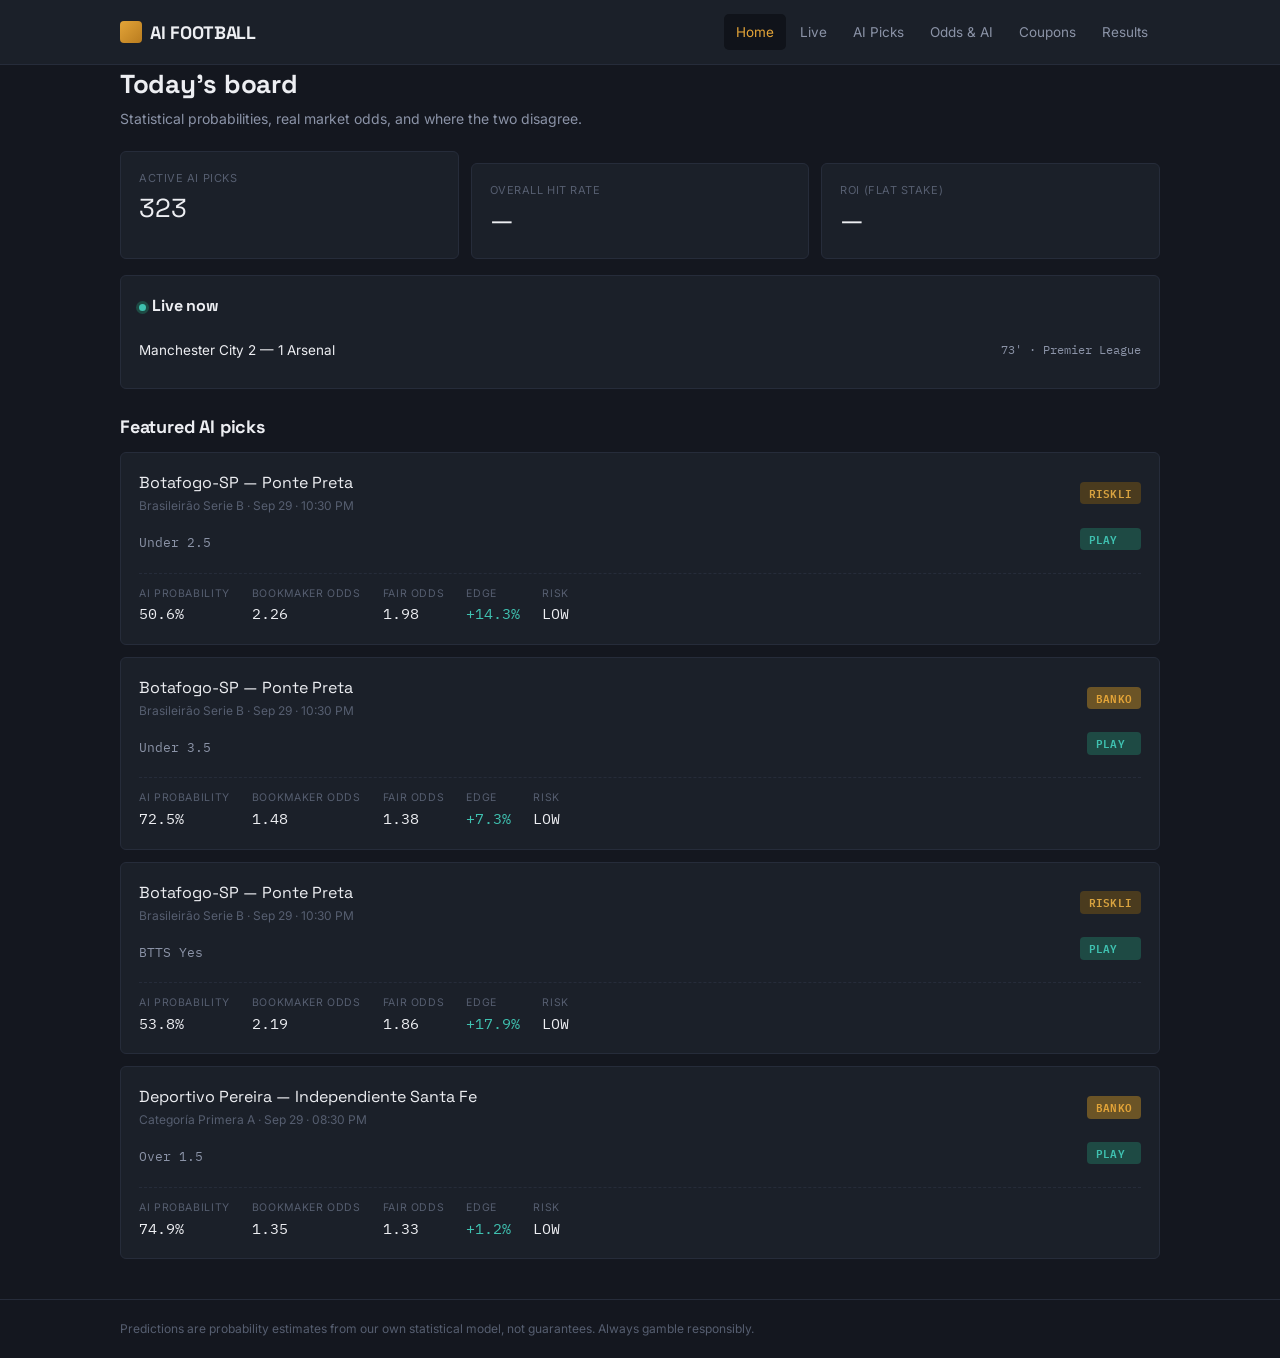
<file: docs/index.html>
<!doctype html>
<html lang="en">
<head>
<meta charset="utf-8">
<meta name="viewport" content="width=device-width, initial-scale=1">
<title>AI Football — Home</title>
<link rel="preconnect" href="https://fonts.googleapis.com">
<link href="https://fonts.googleapis.com/css2?family=Space+Grotesk:wght@500;700&family=Inter:wght@400;500;600&family=IBM+Plex+Mono:wght@500;600&display=swap" rel="stylesheet">
<link rel="stylesheet" href="css/style.css">
</head>
<body>
<div class="topbar"><div class="topbar-inner">
  <a class="brand" href="index.html"><span class="brand-mark"></span>AI FOOTBALL</a>
  <nav class="mainnav">
    <a href="index.html" class="active">Home</a>
    <a href="live.html">Live</a>
    <a href="ai-picks.html">AI Picks</a>
    <a href="odds-ai.html">Odds &amp; AI</a>
    <a href="coupons.html">Coupons</a>
    <a href="results.html">Results</a>
  </nav>
</div></div>

<main class="wrap">
  <div class="page-head">
    <h1>Today's board</h1>
    <p>Statistical probabilities, real market odds, and where the two disagree.</p>
  </div>

  <div class="grid grid-3" id="stat-strip"></div>

  <div class="card" style="margin-top:16px;">
    <div class="page-head" style="margin-bottom:12px;">
      <h1 style="font-size:16px;"><span class="status-dot"></span>Live now</h1>
    </div>
    <div id="live-list"></div>
  </div>

  <div style="margin-top:24px;">
    <div class="page-head" style="margin-bottom:12px;">
      <h1 style="font-size:18px;">Featured AI picks</h1>
    </div>
    <div id="picks-list"></div>
  </div>
</main>

<footer><div class="wrap">Predictions are probability estimates from our own statistical model, not guarantees. Always gamble responsibly.</div></footer>

<script src="js/app.js"></script>
<script>
(async function(){
  const [latest, live, results, system] = await Promise.all([
    loadJSON("data/latest.json"), loadJSON("data/live.json"),
    loadJSON("data/results.json"), loadJSON("data/system.json"),
  ]);

  const strip = document.getElementById("stat-strip");
  const report = results?.report || {};
  const picks = latest?.picks || [];
  const playCount = picks.filter(p => p.decision === "PLAY").length;
  strip.innerHTML = `
    <div class="card stat"><div class="label">Active AI Picks</div><div class="value">${playCount}</div></div>
    <div class="card stat"><div class="label">Overall Hit Rate</div><div class="value">${report.hit_rate != null ? fmtPct(report.hit_rate) : "—"}</div></div>
    <div class="card stat"><div class="label">ROI (flat stake)</div><div class="value">${report.roi != null ? fmtEdge(report.roi) : "—"}</div></div>
  `;

  const liveList = document.getElementById("live-list");
  const liveMatches = live?.live || [];
  liveList.innerHTML = liveMatches.length ? liveMatches.map(m => `
    <div class="ticket-leg">
      <div class="leg-match">${m.home_team} ${m.home_score} — ${m.away_score} ${m.away_team}</div>
      <div class="leg-market">${m.minute}' · ${m.league}</div>
    </div>`).join("") : `<div class="empty">No live matches right now.</div>`;

  const picksList = document.getElementById("picks-list");
  const featured = picks.filter(p => p.decision === "PLAY").slice(0, 4);
  picksList.innerHTML = featured.length ? featured.map(pickCardHTML).join("") : `<div class="empty">No qualifying picks yet — check back after the next pipeline run.</div>`;
})();
</script>
</body>
</html>
</file>
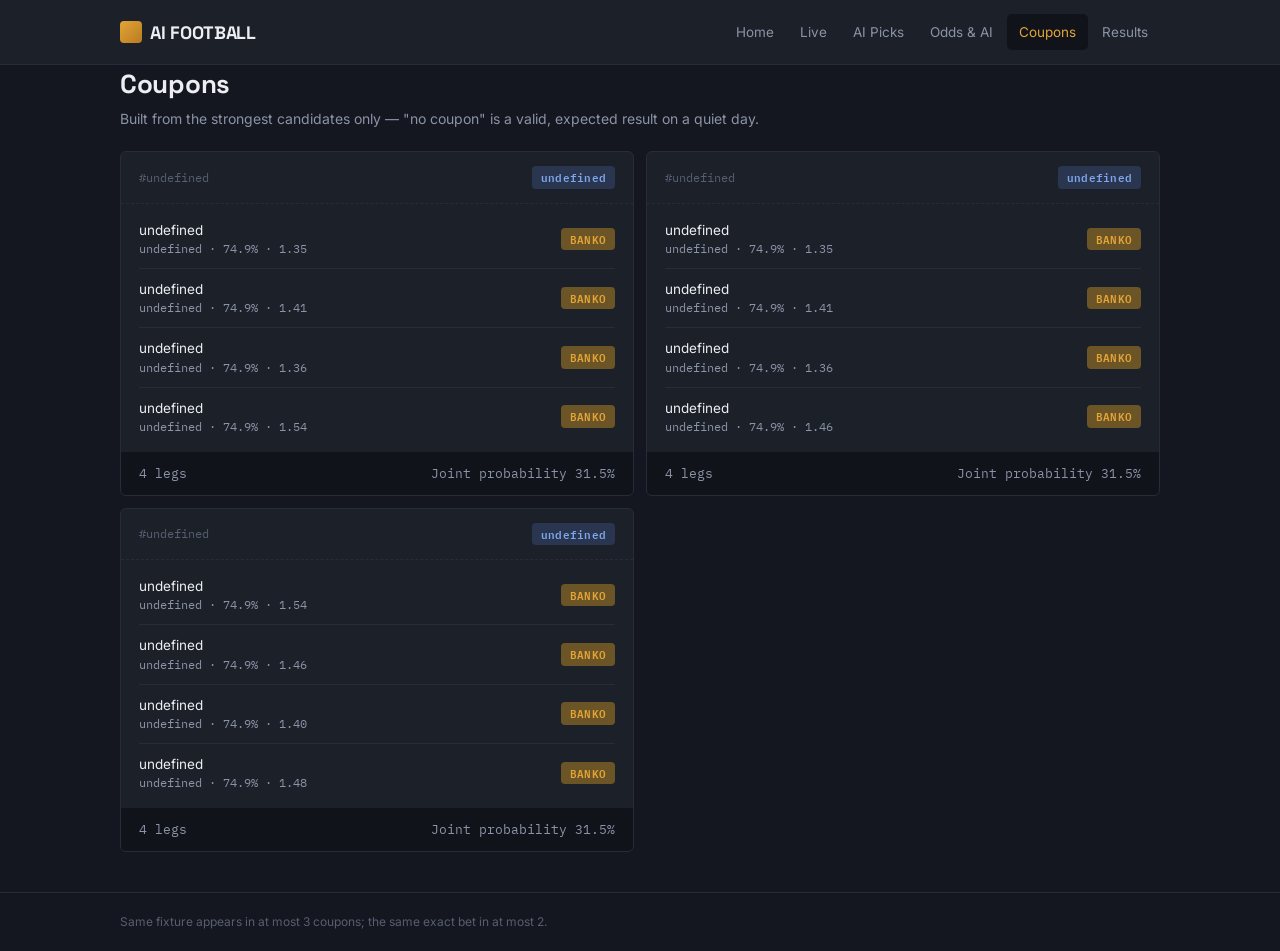
<file: docs/coupons.html>
<!doctype html>
<html lang="en">
<head>
<meta charset="utf-8"><meta name="viewport" content="width=device-width, initial-scale=1">
<title>AI Football — Coupons</title>
<link rel="preconnect" href="https://fonts.googleapis.com">
<link href="https://fonts.googleapis.com/css2?family=Space+Grotesk:wght@500;700&family=Inter:wght@400;500;600&family=IBM+Plex+Mono:wght@500;600&display=swap" rel="stylesheet">
<link rel="stylesheet" href="css/style.css">
</head>
<body>
<div class="topbar"><div class="topbar-inner">
  <a class="brand" href="index.html"><span class="brand-mark"></span>AI FOOTBALL</a>
  <nav class="mainnav">
    <a href="index.html">Home</a>
    <a href="live.html">Live</a>
    <a href="ai-picks.html">AI Picks</a>
    <a href="odds-ai.html">Odds &amp; AI</a>
    <a href="coupons.html" class="active">Coupons</a>
    <a href="results.html">Results</a>
  </nav>
</div></div>

<main class="wrap">
  <div class="page-head"><h1>Coupons</h1><p>Built from the strongest candidates only — "no coupon" is a valid, expected result on a quiet day.</p></div>
  <div class="grid grid-2" id="coupon-list"></div>
</main>
<footer><div class="wrap">Same fixture appears in at most 3 coupons; the same exact bet in at most 2.</div></footer>
<script src="js/app.js"></script>
<script>
(async function(){
  const data = await loadJSON("data/coupons.json");
  const coupons = data?.coupons || [];
  const list = document.getElementById("coupon-list");
  if (!coupons.length){ list.innerHTML = `<div class="empty" style="grid-column:1/-1;">NO COUPON — no qualifying candidates right now.</div>`; return; }

  list.innerHTML = coupons.map(c => `
    <div class="ticket">
      <div class="ticket-head">
        <span class="ticket-id">#${c.coupon_id}</span>
        <span class="badge ${c.status === 'WON' ? 'badge-PLAY' : c.status === 'LOST' ? 'badge-NOBET' : 'badge-STANDARD'}">${c.status}</span>
      </div>
      <div class="ticket-legs">
        ${c.legs.map(l => `
          <div class="ticket-leg">
            <div>
              <div class="leg-match">${l.match}</div>
              <div class="leg-market">${l.label} · ${fmtPct(l.probability)} · ${fmtOdds(l.odds)}</div>
            </div>
            <span class="${classBadgeClass(l.classification)}">${l.classification}</span>
          </div>`).join("")}
      </div>
      <div class="ticket-foot">
        <span>${c.legs.length} legs</span>
        <span>Joint probability ${fmtPct(c.joint_probability)}</span>
      </div>
    </div>`).join("");
})();
</script>
</body>
</html>
</file>
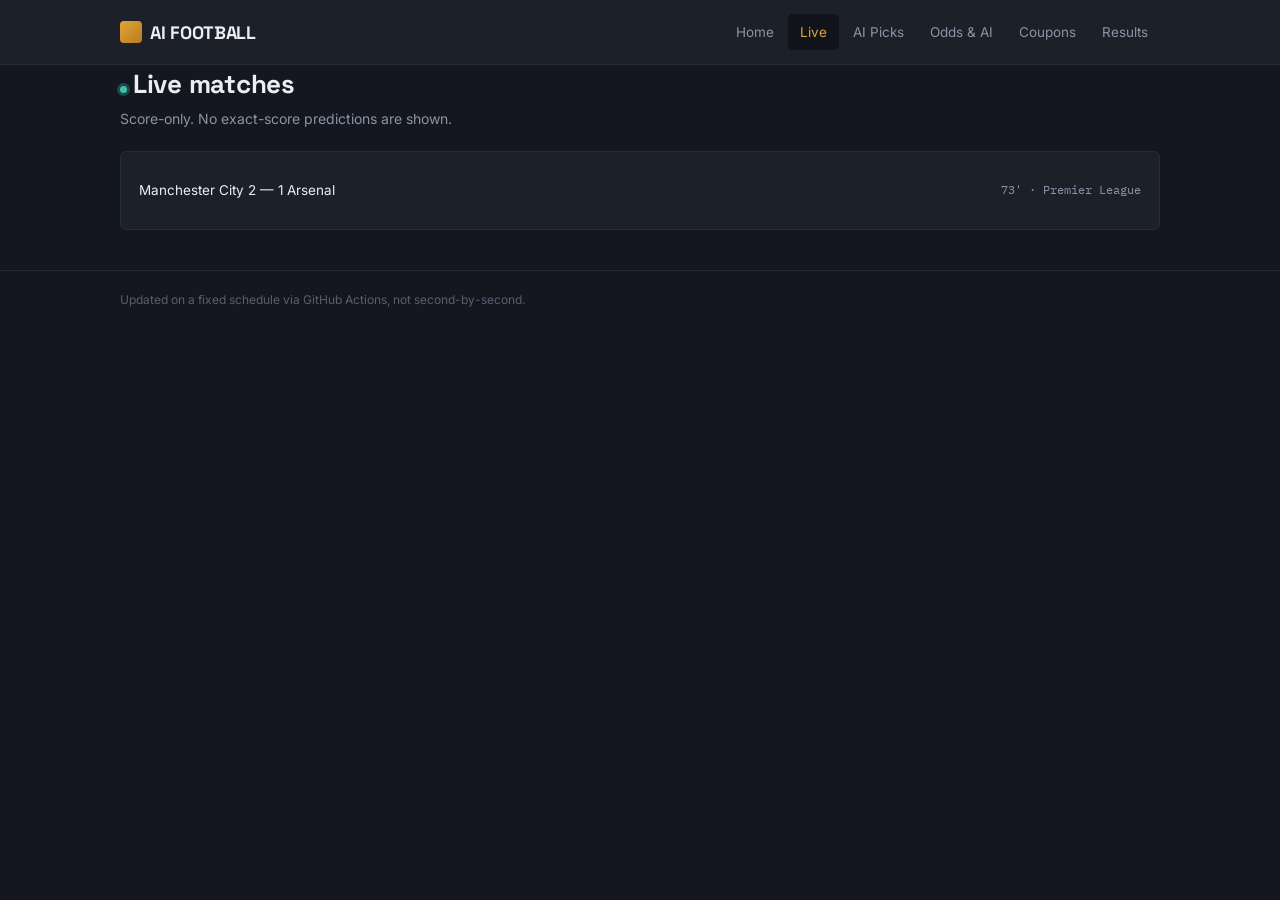
<file: docs/live.html>
<!doctype html>
<html lang="en">
<head>
<meta charset="utf-8"><meta name="viewport" content="width=device-width, initial-scale=1">
<title>AI Football — Live</title>
<link rel="preconnect" href="https://fonts.googleapis.com">
<link href="https://fonts.googleapis.com/css2?family=Space+Grotesk:wght@500;700&family=Inter:wght@400;500;600&family=IBM+Plex+Mono:wght@500;600&display=swap" rel="stylesheet">
<link rel="stylesheet" href="css/style.css">
</head>
<body>
<div class="topbar"><div class="topbar-inner">
  <a class="brand" href="index.html"><span class="brand-mark"></span>AI FOOTBALL</a>
  <nav class="mainnav">
    <a href="index.html">Home</a>
    <a href="live.html" class="active">Live</a>
    <a href="ai-picks.html">AI Picks</a>
    <a href="odds-ai.html">Odds &amp; AI</a>
    <a href="coupons.html">Coupons</a>
    <a href="results.html">Results</a>
  </nav>
</div></div>

<main class="wrap">
  <div class="page-head"><h1><span class="status-dot"></span>Live matches</h1><p>Score-only. No exact-score predictions are shown.</p></div>
  <div class="card" id="live-card"></div>
</main>
<footer><div class="wrap">Updated on a fixed schedule via GitHub Actions, not second-by-second.</div></footer>
<script src="js/app.js"></script>
<script>
(async function(){
  const live = await loadJSON("data/live.json");
  const matches = live?.live || [];
  const card = document.getElementById("live-card");
  card.innerHTML = matches.length ? matches.map(m => `
    <div class="ticket-leg">
      <div class="leg-match">${m.home_team} ${m.home_score} — ${m.away_score} ${m.away_team}</div>
      <div class="leg-market">${m.minute}' · ${m.league}</div>
    </div>`).join("") : `<div class="empty">No live matches right now.</div>`;
})();
</script>
</body>
</html>
</file>
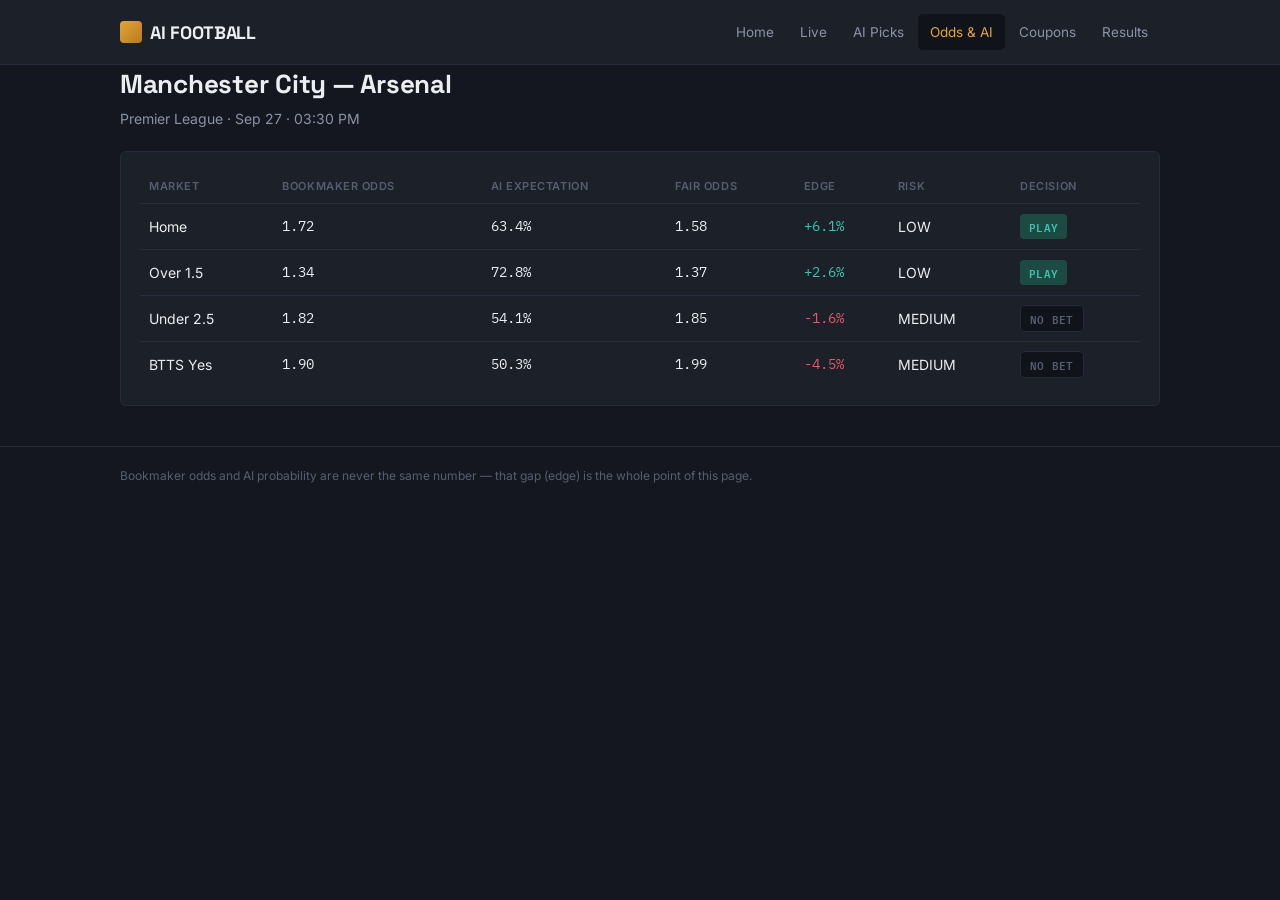
<file: docs/odds-ai.html>
<!doctype html>
<html lang="en">
<head>
<meta charset="utf-8"><meta name="viewport" content="width=device-width, initial-scale=1">
<title>AI Football — Odds &amp; AI</title>
<link rel="preconnect" href="https://fonts.googleapis.com">
<link href="https://fonts.googleapis.com/css2?family=Space+Grotesk:wght@500;700&family=Inter:wght@400;500;600&family=IBM+Plex+Mono:wght@500;600&display=swap" rel="stylesheet">
<link rel="stylesheet" href="css/style.css">
</head>
<body>
<div class="topbar"><div class="topbar-inner">
  <a class="brand" href="index.html"><span class="brand-mark"></span>AI FOOTBALL</a>
  <nav class="mainnav">
    <a href="index.html">Home</a>
    <a href="live.html">Live</a>
    <a href="ai-picks.html">AI Picks</a>
    <a href="odds-ai.html" class="active">Odds &amp; AI</a>
    <a href="coupons.html">Coupons</a>
    <a href="results.html">Results</a>
  </nav>
</div></div>

<main class="wrap">
  <div class="page-head" id="fixture-head"></div>

  <div class="card">
    <table class="odds-table">
      <thead><tr>
        <th>Market</th><th>Bookmaker Odds</th><th>AI Expectation</th><th>Fair Odds</th><th>Edge</th><th>Risk</th><th>Decision</th>
      </tr></thead>
      <tbody id="odds-body"></tbody>
    </table>
  </div>
</main>
<footer><div class="wrap">Bookmaker odds and AI probability are never the same number — that gap (edge) is the whole point of this page.</div></footer>
<script src="js/app.js"></script>
<script>
(async function(){
  const data = await loadJSON("data/odds_comparison.json");
  if (!data) return;
  const fx = data.fixture;
  document.getElementById("fixture-head").innerHTML = `
    <h1>${fx.home_team} — ${fx.away_team}</h1>
    <p>${fx.league} · ${fmtKickoff(fx.kickoff_utc)}</p>`;

  document.getElementById("odds-body").innerHTML = data.rows.map(r => `
    <tr>
      <td>${r.label}</td>
      <td class="num">${fmtOdds(r.bookmaker_odds)}</td>
      <td class="num">${fmtPct(r.model_probability)}</td>
      <td class="num">${fmtOdds(r.fair_odds)}</td>
      <td class="num ${r.edge > 0 ? '' : ''}"><span class="value ${r.edge>0?'pos':'neg'}">${fmtEdge(r.edge)}</span></td>
      <td>${r.risk_level}</td>
      <td><span class="${decisionBadgeClass(r.decision)}">${r.decision}</span></td>
    </tr>`).join("");
})();
</script>
</body>
</html>
</file>
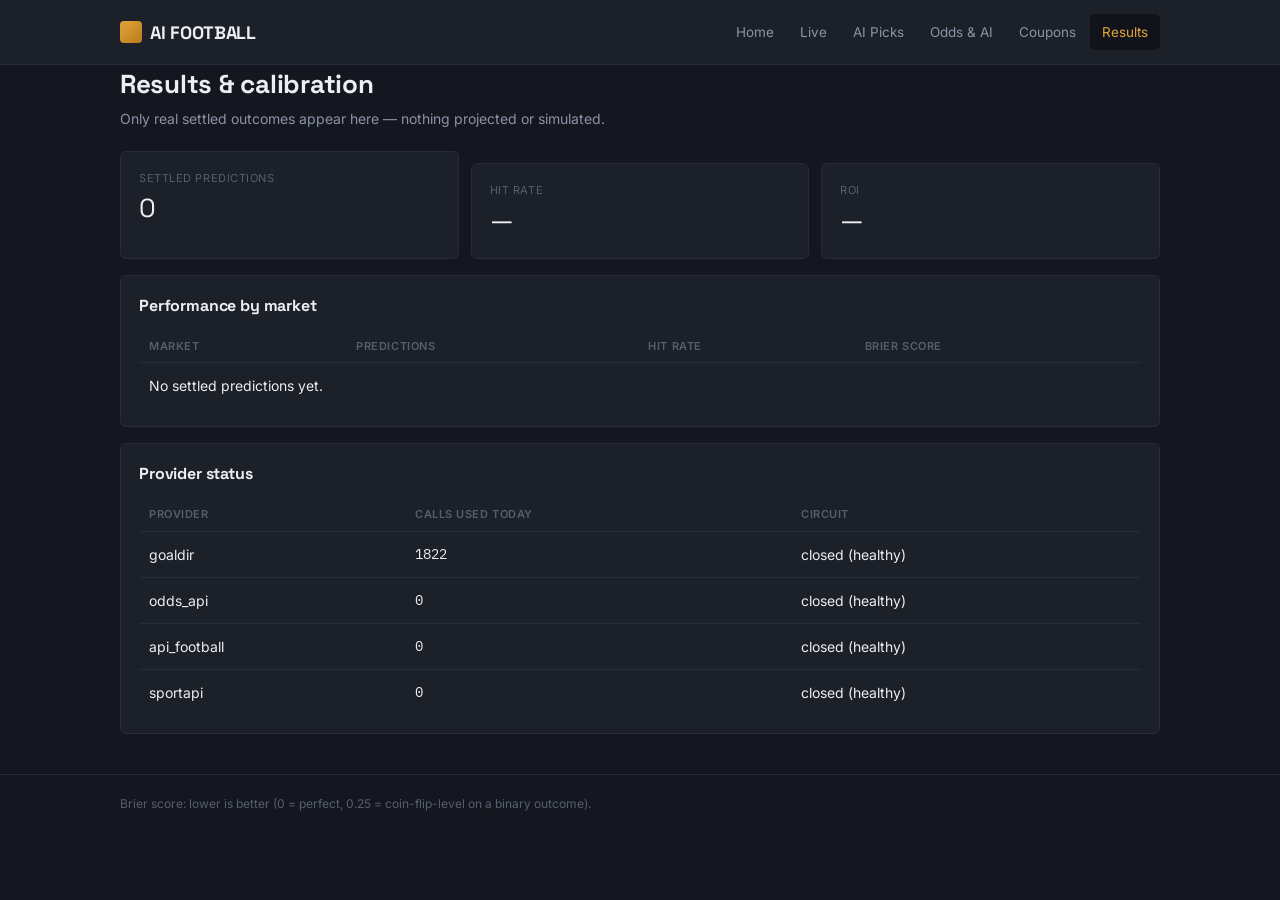
<file: docs/results.html>
<!doctype html>
<html lang="en">
<head>
<meta charset="utf-8"><meta name="viewport" content="width=device-width, initial-scale=1">
<title>AI Football — Results</title>
<link rel="preconnect" href="https://fonts.googleapis.com">
<link href="https://fonts.googleapis.com/css2?family=Space+Grotesk:wght@500;700&family=Inter:wght@400;500;600&family=IBM+Plex+Mono:wght@500;600&display=swap" rel="stylesheet">
<link rel="stylesheet" href="css/style.css">
</head>
<body>
<div class="topbar"><div class="topbar-inner">
  <a class="brand" href="index.html"><span class="brand-mark"></span>AI FOOTBALL</a>
  <nav class="mainnav">
    <a href="index.html">Home</a>
    <a href="live.html">Live</a>
    <a href="ai-picks.html">AI Picks</a>
    <a href="odds-ai.html">Odds &amp; AI</a>
    <a href="coupons.html">Coupons</a>
    <a href="results.html" class="active">Results</a>
  </nav>
</div></div>

<main class="wrap">
  <div class="page-head"><h1>Results &amp; calibration</h1><p>Only real settled outcomes appear here — nothing projected or simulated.</p></div>

  <div class="grid grid-3" id="stat-strip"></div>

  <div class="card" style="margin-top:16px;">
    <div class="page-head" style="margin-bottom:12px;"><h1 style="font-size:16px;">Performance by market</h1></div>
    <table class="odds-table">
      <thead><tr><th>Market</th><th>Predictions</th><th>Hit rate</th><th>Brier score</th></tr></thead>
      <tbody id="market-body"></tbody>
    </table>
  </div>

  <div class="card" style="margin-top:16px;">
    <div class="page-head" style="margin-bottom:12px;"><h1 style="font-size:16px;">Provider status</h1></div>
    <table class="odds-table">
      <thead><tr><th>Provider</th><th>Calls used today</th><th>Circuit</th></tr></thead>
      <tbody id="provider-body"></tbody>
    </table>
  </div>
</main>
<footer><div class="wrap">Brier score: lower is better (0 = perfect, 0.25 = coin-flip-level on a binary outcome).</div></footer>
<script src="js/app.js"></script>
<script>
(async function(){
  const [results, system] = await Promise.all([loadJSON("data/results.json"), loadJSON("data/system.json")]);
  const r = results?.report || {};

  document.getElementById("stat-strip").innerHTML = `
    <div class="card stat"><div class="label">Settled predictions</div><div class="value">${r.n ?? "—"}</div></div>
    <div class="card stat"><div class="label">Hit rate</div><div class="value">${r.hit_rate != null ? fmtPct(r.hit_rate) : "—"}</div></div>
    <div class="card stat"><div class="label">ROI</div><div class="value">${r.roi != null ? fmtEdge(r.roi) : "—"}</div></div>
  `;

  const perMarket = r.per_market || {};
  document.getElementById("market-body").innerHTML = Object.entries(perMarket).map(([market, m]) => `
    <tr><td>${marketLabel(market)}</td><td class="num">${m.n}</td><td class="num">${fmtPct(m.hit_rate)}</td><td class="num">${m.brier.toFixed(3)}</td></tr>
  `).join("") || `<tr><td colspan="4">No settled predictions yet.</td></tr>`;

  const providers = system?.providers || [];
  document.getElementById("provider-body").innerHTML = providers.map(p => `
    <tr><td>${p.provider}</td><td class="num">${p.daily_used}</td><td>${p.circuit_open ? "OPEN (paused)" : "closed (healthy)"}</td></tr>
  `).join("");
})();
</script>
</body>
</html>
</file>
<file: docs/css/style.css>
/* ============================================================
   Design tokens
   Palette read: a dim scoreboard room after hours — graphite walls,
   one amber readout for the AI picks, one cool teal for anything live.
   ============================================================ */
:root{
  --bg: #14171F;
  --bg-elevated: #1B2029;
  --bg-inset: #10131A;
  --border: #262C3A;
  --text: #EDEEF2;
  --text-muted: #8B93A7;
  --text-faint: #565E70;

  --gold: #E3A438;
  --gold-dim: #6B5426;
  --teal: #3FC1B0;
  --teal-dim: #1E4A44;
  --red: #E2596B;
  --red-dim: #4A2530;

  --font-head: "Space Grotesk", "Inter", sans-serif;
  --font-body: "Inter", -apple-system, sans-serif;
  --font-mono: "IBM Plex Mono", ui-monospace, monospace;

  --radius: 6px;
}

*{box-sizing:border-box;}
html,body{margin:0;padding:0;}
body{
  background:var(--bg);
  color:var(--text);
  font-family:var(--font-body);
  font-size:15px;
  line-height:1.5;
  -webkit-font-smoothing:antialiased;
}
a{color:inherit;text-decoration:none;}

.wrap{max-width:1080px;margin:0 auto;padding:0 20px;}

/* ---------- top bar ---------- */
.topbar{
  border-bottom:1px solid var(--border);
  background:var(--bg-elevated);
}
.topbar-inner{
  display:flex;align-items:center;justify-content:space-between;
  padding:14px 20px;max-width:1080px;margin:0 auto;
}
.brand{
  font-family:var(--font-head);font-weight:700;font-size:18px;
  display:flex;align-items:center;gap:8px;letter-spacing:-0.01em;
}
.brand-mark{
  width:22px;height:22px;border-radius:4px;
  background:linear-gradient(135deg,var(--gold),#B97C1F);
  display:inline-block;
}
nav.mainnav{display:flex;gap:2px;}
nav.mainnav a{
  padding:8px 12px;border-radius:5px;font-size:13.5px;color:var(--text-muted);
  transition:background .15s, color .15s;
}
nav.mainnav a:hover{background:var(--bg-inset);color:var(--text);}
nav.mainnav a.active{background:var(--bg-inset);color:var(--gold);}

.status-dot{
  width:7px;height:7px;border-radius:50%;background:var(--teal);
  display:inline-block;margin-right:6px;
  box-shadow:0 0 0 3px var(--teal-dim);
}

/* ---------- page shell ---------- */
main{padding:28px 0 60px;}
.page-head{margin-bottom:22px;}
.page-head h1{
  font-family:var(--font-head);font-size:26px;margin:0 0 4px;letter-spacing:-0.01em;
}
.page-head p{color:var(--text-muted);margin:0;font-size:14px;}

/* ---------- cards ---------- */
.card{
  background:var(--bg-elevated);
  border:1px solid var(--border);
  border-radius:var(--radius);
  padding:18px;
}
.card + .card{margin-top:12px;}
.grid{display:grid;gap:12px;}
.grid-3{grid-template-columns:repeat(3,1fr);}
.grid-2{grid-template-columns:repeat(2,1fr);}
@media (max-width:720px){.grid-3,.grid-2{grid-template-columns:1fr;}}

/* ---------- pick card ---------- */
.pick-card{
  display:grid;grid-template-columns:1fr auto;gap:10px 16px;align-items:center;
}
.pick-teams{font-family:var(--font-head);font-size:16px;}
.pick-meta{color:var(--text-faint);font-size:12px;margin-top:2px;}
.pick-market{
  font-family:var(--font-mono);font-size:13px;color:var(--text-muted);
  grid-column:1;margin-top:8px;
}
.pick-figures{
  grid-column:1/-1;display:flex;gap:22px;margin-top:10px;
  padding-top:12px;border-top:1px dashed var(--border);
  flex-wrap:wrap;
}
.figure{display:flex;flex-direction:column;gap:2px;}
.figure .label{font-size:10.5px;text-transform:uppercase;letter-spacing:.06em;color:var(--text-faint);}
.figure .value{font-family:var(--font-mono);font-size:15px;}
.value.pos{color:var(--teal);}
.value.neg{color:var(--red);}

/* ---------- badges ---------- */
.badge{
  font-family:var(--font-mono);font-size:11px;font-weight:600;
  padding:3px 9px;border-radius:4px;white-space:nowrap;letter-spacing:.02em;
}
.badge-BANKO{background:var(--gold-dim);color:var(--gold);}
.badge-STANDARD{background:#2A3550;color:#7EA6E8;}
.badge-IDEAL{background:var(--teal-dim);color:var(--teal);}
.badge-RISKLI{background:#4A3B1E;color:#D9A340;}
.badge-UZAKDUR{background:var(--red-dim);color:var(--red);}
.badge-PLAY{background:var(--teal-dim);color:var(--teal);}
.badge-NOBET{background:var(--bg-inset);color:var(--text-faint);border:1px solid var(--border);}

/* ---------- odds comparison table ---------- */
table.odds-table{width:100%;border-collapse:collapse;font-size:14px;}
table.odds-table th{
  text-align:left;font-size:11px;text-transform:uppercase;letter-spacing:.05em;
  color:var(--text-faint);font-weight:600;padding:8px 10px;border-bottom:1px solid var(--border);
}
table.odds-table td{padding:12px 10px;border-bottom:1px solid var(--border);}
table.odds-table tr:last-child td{border-bottom:none;}
table.odds-table td.num{font-family:var(--font-mono);}

/* ---------- coupon ticket ---------- */
.ticket{
  background:var(--bg-elevated);border:1px solid var(--border);border-radius:var(--radius);
  position:relative;overflow:hidden;
}
.ticket-head{
  display:flex;justify-content:space-between;align-items:center;
  padding:14px 18px;border-bottom:1px dashed var(--border);
}
.ticket-id{font-family:var(--font-mono);font-size:12px;color:var(--text-faint);}
.ticket-legs{padding:6px 18px;}
.ticket-leg{
  display:flex;justify-content:space-between;align-items:center;
  padding:10px 0;border-bottom:1px solid var(--border);
}
.ticket-leg:last-child{border-bottom:none;}
.leg-match{font-size:13.5px;}
.leg-market{font-family:var(--font-mono);font-size:12px;color:var(--text-muted);}
.ticket-foot{
  display:flex;justify-content:space-between;padding:12px 18px;
  background:var(--bg-inset);font-family:var(--font-mono);font-size:12.5px;color:var(--text-muted);
}

/* ---------- stat strip ---------- */
.stat{
  text-align:left;
}
.stat .label{font-size:11px;text-transform:uppercase;letter-spacing:.05em;color:var(--text-faint);}
.stat .value{font-family:var(--font-head);font-size:26px;margin-top:2px;}

.empty{
  color:var(--text-faint);font-size:13.5px;padding:30px 0;text-align:center;
  border:1px dashed var(--border);border-radius:var(--radius);
}

footer{
  border-top:1px solid var(--border);padding:20px 0;margin-top:40px;
  color:var(--text-faint);font-size:12px;
}
</file>
